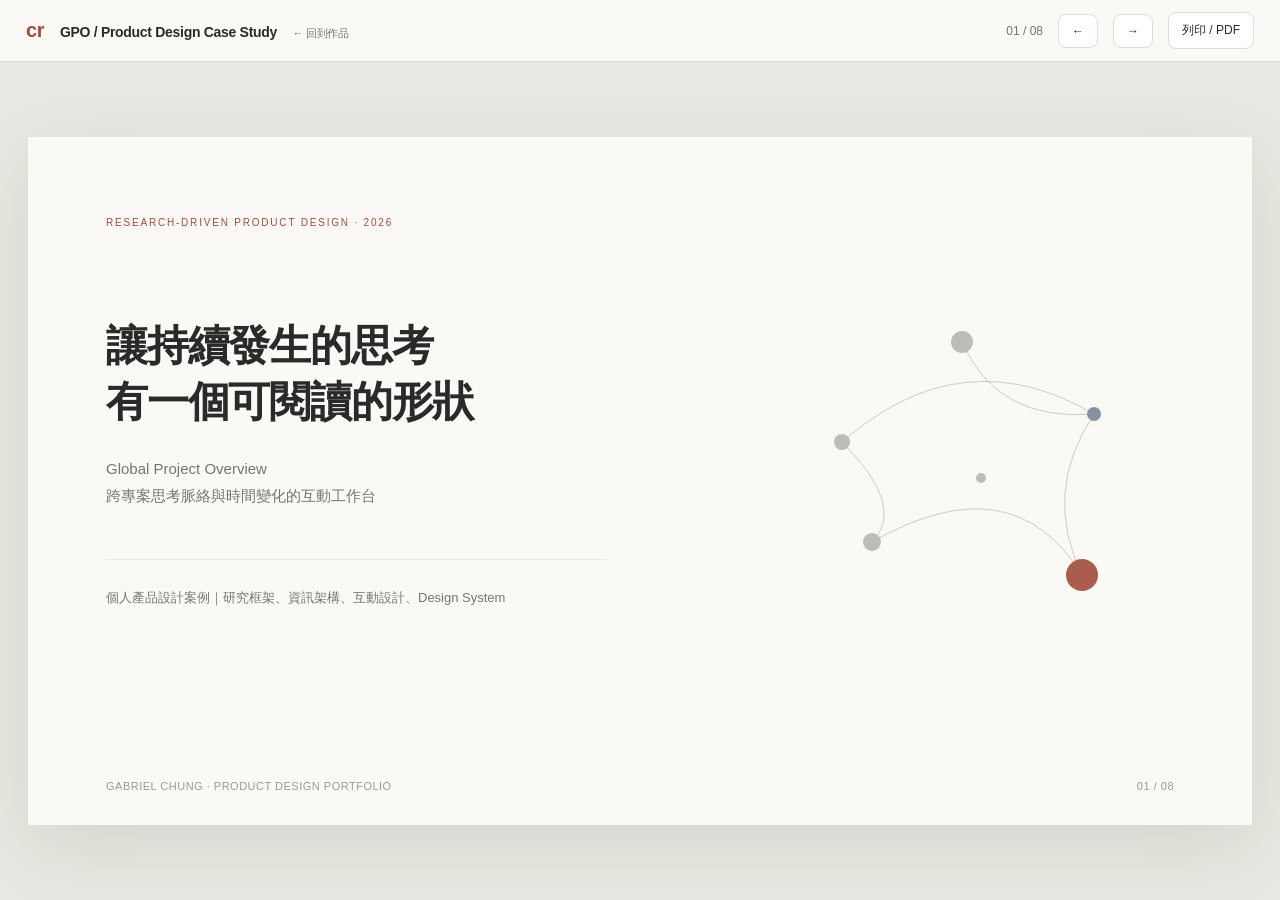
<file: public/work/gpo/index.html>
<!DOCTYPE html>
<html lang="zh-Hant"><head><meta charset="utf-8"/><meta content="width=device-width,initial-scale=1" name="viewport"/><title>GPO｜Global Project Overview — Gabriel Chung · Trace</title><meta name="description" content="GPO：由自然對話到可追溯的跨專案思考圖譜。研究驅動的 UX 與資訊架構作品集。"><meta name="robots" content="index,follow"><style>
:root{--paper:#faf9f6;--side:#f1f0eb;--ink:#292b28;--muted:#75766f;--line:#e8e7e1;--brick:#a24d3c;--soft:#f2e6df;--blue:#788899}*{box-sizing:border-box}body{margin:0;background:#e9e8e2;color:var(--ink);font-family:Inter,-apple-system,BlinkMacSystemFont,"Noto Sans TC","PingFang TC",sans-serif;-webkit-font-smoothing:antialiased}.appbar{height:62px;display:flex;justify-content:space-between;align-items:center;padding:0 26px;background:#faf9f6;border-bottom:1px solid #dddcd5;position:sticky;top:0;z-index:5}.wordmark{font-weight:650;letter-spacing:-.3px;font-size:14px}.wordmark b{color:var(--brick);font-size:20px;margin-right:12px}.tools{display:flex;gap:15px;align-items:center;font-size:12px;color:var(--muted)}button,.download{border:1px solid #dddcd5;background:white;color:var(--ink);border-radius:8px;padding:9px 13px;cursor:pointer;font:inherit;text-decoration:none}.tools button:hover,.download:hover{border-color:var(--brick)}.counter{font-variant-numeric:tabular-nums}.stage{min-height:calc(100vh - 62px);display:flex;align-items:center;justify-content:center;padding:28px}.slide{width:min(1280px,calc((100vh - 140px)*16/9),100%);aspect-ratio:16/9;background:var(--paper);display:none;position:relative;overflow:hidden;box-shadow:0 20px 70px #24251e1b;padding:65px 78px}.slide.active{display:block}.eyebrow{color:var(--brick);font-size:13px;letter-spacing:2.5px;font-weight:600;text-transform:uppercase}.slide h1{font-size:clamp(34px,4.2vw,64px);line-height:1.25;letter-spacing:-2px;font-weight:620;margin:24px 0}.slide h2{font-size:clamp(28px,3vw,46px);letter-spacing:-1.5px;font-weight:620;line-height:1.3;margin:19px 0}.lead{font-size:clamp(15px,1.6vw,23px);line-height:1.85;color:var(--muted);max-width:850px}.minor{font-size:13px;color:var(--muted);line-height:1.8}.footer{position:absolute;bottom:33px;left:78px;right:78px;display:flex;justify-content:space-between;align-items:center;font-size:11px;color:#9a9a90;letter-spacing:.5px}.folio{font-variant-numeric:tabular-nums}.rule{height:1px;background:var(--line);margin:27px 0}.two{display:grid;grid-template-columns:1fr 1fr;gap:65px;align-items:center}.three{display:grid;grid-template-columns:repeat(3,1fr);gap:18px}.muted{color:var(--muted)}.big-number{font-size:64px;color:var(--brick);line-height:1;font-weight:550}.small-label{font-size:12px;color:var(--muted);letter-spacing:.6px;margin-top:12px}.card{padding:24px;border:1px solid var(--line);background:#fdfcf9;border-radius:13px;min-height:160px}.card h3{font-size:19px;margin:0 0 15px;font-weight:600}.card p{font-size:14px;color:var(--muted);line-height:1.85;margin:0}.tag{font-size:11px;letter-spacing:1px;color:var(--brick)}.aside-line{border-left:2px solid var(--brick);padding-left:19px;font-size:17px;line-height:1.8;max-width:600px}.canvas{border:1px solid var(--line);background:#fffefa;border-radius:15px;position:relative;overflow:hidden}.canvas svg{width:100%;height:100%}.callout{background:var(--soft);border-radius:12px;padding:25px 28px;color:#744035;font-size:20px;line-height:1.6}.metric{padding:25px;border-left:1px solid var(--line)}.metric:first-child{border:0;padding-left:0}.metric strong{font-size:48px;font-weight:580;color:var(--brick)}.metric span{display:block;color:var(--muted);margin-top:8px;font-size:14px}.flow{display:flex;align-items:stretch;gap:8px;margin-top:52px}.step{flex:1;background:#fdfcf9;border:1px solid var(--line);padding:24px 19px;border-radius:12px}.step em{font-size:12px;color:var(--brick);font-style:normal}.step strong{display:block;font-size:20px;margin:18px 0 9px;font-weight:600}.step p{font-size:13px;color:var(--muted);line-height:1.7}.arrow{align-self:center;color:var(--brick)}.mini-ui{border:1px solid #e0dfd8;border-radius:13px;background:#fffefa;display:flex;overflow:hidden;height:365px}.mini-side{background:var(--side);width:170px;padding:26px 15px}.mini-side strong{font-size:14px}.mini-side p{font-size:11px;color:var(--muted);margin:21px 0 0;padding:9px;border-radius:7px}.mini-side .sel{color:var(--brick);background:#e5e4dd}.mini-main{flex:1;padding:22px 32px}.mini-head{font-size:10px;color:var(--muted);padding-bottom:17px;border-bottom:1px solid var(--line)}.mini-main h3{font-size:25px;margin:22px 0 5px}.mini-main p{color:var(--muted);font-size:11px}.mini-bar{height:8px;background:var(--line);border-radius:10px;margin:14px 0}.mini-boxes{display:grid;grid-template-columns:1fr 1fr;gap:12px;margin-top:20px}.mini-boxes div{border:1px solid var(--line);height:85px;border-radius:9px;padding:14px;font-size:11px;color:var(--muted)}.swatches{display:flex;gap:13px;margin:26px 0}.swatch{height:90px;flex:1;border-radius:8px;position:relative}.swatch span{position:absolute;bottom:-23px;left:0;color:var(--muted);font-size:11px}.focus-grid{display:grid;grid-template-columns:1.3fr .8fr;gap:32px;margin-top:23px}.detail{background:#fdfcf9;border:1px solid var(--line);border-radius:12px;padding:25px}.detail h3{font-size:23px;margin:14px 0}.detail p{font-size:13px;line-height:1.9;color:var(--muted)}.detail .chip{background:var(--soft);color:var(--brick);font-size:11px;border-radius:5px;padding:5px 8px}.check{display:grid;grid-template-columns:1fr 1fr;gap:18px;margin-top:30px}.check div{border-top:1px solid var(--line);padding:18px 0}.check strong{display:block;font-size:18px;margin-bottom:10px}.check small{font-size:13px;color:var(--muted);line-height:1.8}.disclaimer{position:absolute;right:78px;bottom:62px;font-size:10px;color:#a3a097}.cover-mark{position:absolute;right:40px;top:95px;width:450px;height:450px;opacity:.9}.cover-mark circle{fill:#b6b7b2}.cover-mark circle.focus{fill:var(--brick)}.cover-mark circle.context{fill:var(--blue)}.cover-mark path{stroke:#c8c8c0;stroke-width:1;fill:none}.slide.one h1{max-width:690px;margin-top:90px}.slide.one .lead{max-width:590px}.slide.one .eyebrow{margin-top:15px}.slide.eight h1{margin-top:66px}.links a{color:var(--brick);text-decoration:none;border-bottom:1px solid #b88c81}.source-note{font-size:11px;color:var(--muted);margin-top:22px}@media(max-width:760px){.appbar{height:auto;min-height:62px;gap:5px;padding:12px}.tools{gap:6px}.tools button,.download{padding:7px 8px}.stage{padding:8px;min-height:auto}.slide{width:100%;padding:28px;aspect-ratio:16/9}.slide h1{font-size:26px;margin:12px 0}.slide h2{font-size:22px;margin:10px 0}.eyebrow{font-size:9px}.lead{font-size:12px}.footer{left:28px;right:28px;bottom:13px;font-size:7px}.card{padding:10px;min-height:90px}.card h3{font-size:12px;margin:0 0 6px}.card p,.step p,.detail p{font-size:8px}.minor{font-size:9px}.step{padding:10px}.step strong{font-size:11px;margin:6px 0}.flow{margin-top:10px}.mini-ui{height:190px}.mini-side{width:80px;padding:8px}.mini-main{padding:8px}.mini-main h3{font-size:12px}.mini-boxes div{height:35px;padding:5px}.big-number{font-size:34px}.two{gap:12px}.three{gap:8px}.focus-grid{gap:10px}.detail{padding:10px}.detail h3{font-size:12px}.cover-mark{width:45%;height:auto;top:25px;right:0}.slide.one h1{margin-top:22px;max-width:65%}.slide.one .lead{max-width:65%}.metric{padding:8px}.metric strong{font-size:22px}.metric span{font-size:9px}.swatch{height:38px}.swatch span{font-size:7px;bottom:-13px}.disclaimer{right:28px;bottom:26px;font-size:7px}}@media print{@page{size:16in 9in;margin:0}body{background:white}.appbar{display:none}.stage{padding:0;display:block}.slide,.slide.active{display:block;width:16in;height:9in;aspect-ratio:auto;page-break-after:always;box-shadow:none}.slide:last-child{page-break-after:auto}}
 .reflection-point{padding:4px 0 4px 28px;border-left:2px solid var(--line)}.reflection-quote{max-width:290px;color:var(--muted);font-size:15px;line-height:1.9;margin:14px 0 0}</style><style>
/* GPO / Control Room typography alignment */
.slide {font-family:Inter,-apple-system,BlinkMacSystemFont,"Noto Sans TC","PingFang TC",sans-serif;}
.slide .eyebrow{font-size:10px;letter-spacing:1.8px;font-weight:500}
.slide h1{font-size:42px;line-height:1.35;font-weight:600;letter-spacing:-1.2px}
.slide h2{font-size:36px;line-height:1.4;font-weight:600;letter-spacing:-1px}
.slide .lead{font-size:15px;line-height:1.8;font-weight:400}
.slide p,.slide li{line-height:1.75}
.slide h3{font-weight:600}
@media(max-width:740px){.slide h1{font-size:26px}.slide h2{font-size:22px}.slide .lead{font-size:12px}.slide .eyebrow{font-size:9px}}
@media print{.slide{display:block!important;break-after:page;page-break-after:always;box-shadow:none!important}}
</style></head><body><header class="appbar"><div class="wordmark"><a href="/work/" aria-label="回到作品列表" style="text-decoration:none;color:inherit"><b>cr</b> GPO / Product Design Case Study <span style="font-weight:400;color:#75766f;font-size:11px;margin-left:12px">← 回到作品</span></a></div><div class="tools"><span class="counter" id="counter">01 / 08</span><button aria-label="上一頁" id="prev">←</button><button aria-label="下一頁" id="next">→</button><button onclick="window.print()">列印 / PDF</button></div></header><main class="stage">
<section class="slide one active"><div class="eyebrow">RESEARCH-DRIVEN PRODUCT DESIGN · 2026</div><h1>讓持續發生的思考<br/>有一個可閱讀的形狀</h1><p class="lead">Global Project Overview<br/>跨專案思考脈絡與時間變化的互動工作台</p><div class="rule" style="max-width:500px;margin-top:50px"></div><p class="minor">個人產品設計案例｜研究框架、資訊架構、互動設計、Design System</p><svg aria-hidden="true" class="cover-mark" viewbox="0 0 450 450"><path d="M80 210Q200 105 332 182M110 310Q250 230 320 343M80 210Q145 275 110 310M332 182Q280 260 320 343M200 110Q235 190 332 182"></path><circle cx="80" cy="210" r="8"></circle><circle cx="200" cy="110" r="11"></circle><circle class="context" cx="332" cy="182" r="7"></circle><circle cx="110" cy="310" r="9"></circle><circle class="focus" cx="320" cy="343" r="16"></circle><circle cx="219" cy="246" r="5"></circle></svg><div class="footer"><span>GABRIEL CHUNG · PRODUCT DESIGN PORTFOLIO</span><span class="folio">01 / 08</span></div></section>
<section class="slide"><div class="eyebrow">01 / THE PROBLEM</div><h2>問題不是事情太多<br/>而是脈絡會在切換時消失</h2><div class="two" style="margin-top:46px"><div><p class="lead">研究、產品、內容與合作計畫持續並行。傳統任務清單能追蹤待辦，卻難以保留「為什麼開始、如何改變、哪些尚未確認」。</p><div class="aside-line" style="margin-top:33px">設計目標：保存思考的連續性，而不是建立另一套待辦管理系統。</div></div><div class="card" style="min-height:310px;padding:35px"><span class="tag">DESIGN QUESTION</span><h3 style="font-size:27px;margin-top:32px;line-height:1.5">如何讓跨專案的自然對話，變成能追溯、比較、重新進入的個人知識介面？</h3><div class="rule"></div><p>Continuity of Thought / Not Task Management</p></div></div><div class="footer"><span>GLOBAL PROJECT OVERVIEW</span><span>02 / 08</span></div></section>
<section class="slide"><div class="eyebrow">02 / RESEARCH &amp; FRAMING</div><h2>從自然語料中辨識結構</h2><p class="lead">不要求使用者重新填寫資料，而是保留原本的對話工作方式，再抽取可追蹤的主線、事件與關係。</p><div class="flow"><div class="step"><em>INPUT</em><strong>自然對話</strong><p>日常描述、研究紀錄、專案進展</p></div><span class="arrow">→</span><div class="step"><em>STRUCTURE</em><strong>穩定 ID</strong><p>主線、子線、事件、來源與未知事項</p></div><span class="arrow">→</span><div class="step"><em>TIME</em><strong>版本快照</strong><p>同日修訂、時間排序、前後比較</p></div><span class="arrow">→</span><div class="step"><em>INTERFACE</em><strong>脈絡閱讀</strong><p>由總覽逐步聚焦，回到重要決策</p></div></div><div class="callout" style="margin-top:39px">核心原則：資料可以持續變動，但每一條主線必須有可追蹤的身分。</div><div class="footer"><span>RESEARCH → INFORMATION ARCHITECTURE</span><span>03 / 08</span></div></section>
<section class="slide"><div class="eyebrow">03 / INFORMATION ARCHITECTURE</div><h2>資訊不是扁平清單，而是具備時間的關係網</h2><div class="two" style="margin-top:30px;grid-template-columns:.78fr 1.22fr"><div><div class="card"><h3>Thread</h3><p>穩定 ID、群組、主線與子線、最近事件、未確認事項</p></div><div class="card" style="margin-top:14px"><h3>Snapshot</h3><p>日期、版本、修訂來源、證據類型與事件差異</p></div><div class="card" style="margin-top:14px"><h3>Relationship</h3><p>只呈現資料中明確記錄的關係，不由視覺距離推斷語意</p></div></div><div class="canvas" style="height:370px"><svg viewbox="0 0 520 360"><g fill="none" stroke="#d7d5cd" stroke-width="1.4"><path d="M105 180Q170 65 270 90"></path><path d="M105 180Q205 250 315 225"></path><path d="M270 90Q370 90 430 155"></path><path d="M315 225Q380 185 430 155"></path><path d="M315 225Q400 310 442 275"></path></g><circle cx="105" cy="180" fill="#a24d3c" r="15"></circle><circle cx="270" cy="90" fill="#788899" r="10"></circle><circle cx="315" cy="225" fill="#788899" r="11"></circle><circle cx="430" cy="155" fill="#b4b6b3" r="7"></circle><circle cx="442" cy="275" fill="#b4b6b3" r="8"></circle><g fill="#75766f" font-size="13"><text x="68" y="213">焦點主線</text><text x="234" y="63">直接關聯</text><text x="286" y="258">子線脈絡</text></g></svg><div style="position:absolute;bottom:10px;right:16px;font-size:10px;color:#aaa">結構原理示意｜非產品截圖</div></div></div><div class="footer"><span>DATA MODEL / EVIDENCE-BASED RELATIONSHIPS</span><span>04 / 08</span></div></section>
<section class="slide"><div class="eyebrow">04 / INTERACTION MODEL</div><h2>閱讀優先，互動其次</h2><div class="focus-grid"><div class="canvas" style="height:385px"><svg viewbox="0 0 660 380"><g fill="none" stroke="#dedcd5" stroke-width="1"><path d="M75 90Q180 170 298 190M120 290Q210 230 298 190M298 190Q385 75 525 90M298 190Q410 210 520 275M525 90Q555 180 520 275"></path></g><g fill="#c8cac8"><circle cx="75" cy="90" r="8"></circle><circle cx="120" cy="290" r="12"></circle><circle cx="585" cy="170" r="5"></circle><circle cx="185" cy="80" r="6"></circle></g><circle cx="298" cy="190" fill="#a24d3c" r="18"></circle><circle cx="525" cy="90" fill="#788899" r="10"></circle><circle cx="520" cy="275" fill="#788899" r="12"></circle><g fill="#75766f" font-size="13"><text x="272" y="235">焦點</text><text x="540" y="90">關聯</text></g></svg><div style="position:absolute;bottom:12px;left:20px;font-size:10px;color:#aaa">Focus + Context 互動概念示意</div></div><div class="detail"><span class="chip">NODE DETAIL</span><h3>選擇一條主線</h3><p>保留全圖位置，不因切換焦點而重新排列。</p><div class="rule"></div><p>磚紅代表選取焦點</p><p>藍灰代表有證據的直接關聯</p><p>其餘內容視覺降權</p><div class="rule"></div><p>點擊節點後閱讀事件、來源與未知事項；回到總覽只需一次操作。</p></div></div><div class="footer"><span>FOCUS + CONTEXT / PROGRESSIVE DISCLOSURE</span><span>05 / 08</span></div></section>
<section class="slide"><div class="eyebrow">05 / INTERFACE &amp; DESIGN SYSTEM</div><h2>一套安靜、可持續擴充的視覺語言</h2><div class="two" style="grid-template-columns:1.15fr .85fr;gap:36px;margin-top:20px"><div class="mini-ui"><div class="mini-side"><strong><span style="color:var(--brick)">cr</span> Control Room</strong><p>⌂　所有網站</p><p class="sel">◇　Global Overview</p></div><div class="mini-main"><div class="mini-head">工作空間　/　全域總覽</div><h3>Global Overview</h3><p>不是任務表。是一張隨時間呼吸的思考與專案地圖。</p><div class="mini-bar" style="width:60%"></div><div class="mini-boxes"><div>Snapshot Timeline<br/><div class="mini-bar" style="margin-top:20px;width:85%"></div></div><div>Threads / Relations<br/><div class="mini-bar" style="margin-top:20px;width:75%"></div></div></div><div class="mini-bar" style="width:100%;margin-top:25px;height:1px"></div><p>語意連結圖</p></div></div><div><p class="minor">暖白背景、低對比邊界、磚紅焦點，以資訊層級取代裝飾。字體以系統無襯線搭配 Noto Sans TC / PingFang TC 為主。</p><div class="swatches"><div class="swatch" style="background:#faf9f6;border:1px solid #deddd6"><span>#FAF9F6</span></div><div class="swatch" style="background:#292b28"><span>#292B28</span></div><div class="swatch" style="background:#a24d3c"><span>#A24D3C</span></div><div class="swatch" style="background:#788899"><span>#788899</span></div></div><div class="rule" style="margin-top:36px"></div><p class="minor">同一組字級、間距、按鈕與導覽規則，延續至 Control Room 與 GPO 兩個工作空間。</p></div></div><div class="disclaimer">介面重繪示意，不是 Figma 原始截圖</div><div class="footer"><span>DESIGN TOKENS / VISUAL HIERARCHY</span><span>06 / 08</span></div></section>
<section class="slide"><div class="eyebrow">06 / IMPLEMENTATION &amp; LEARNING</div><h2>從設計假設到可運作的原型</h2><div class="three" style="margin-top:42px"><div class="metric"><strong>44</strong><span>初始快照主線 Threads</span></div><div class="metric"><strong>2</strong><span>已用於結構驗證的 JSON 版本</span></div><div class="metric"><strong>10/10</strong><span>程式層級檢查通過</span></div></div><div class="rule" style="margin:36px 0"></div><div class="two" style="gap:34px"><div><span class="tag">已完成／已有實作紀錄</span><p class="minor" style="font-size:15px;margin-top:14px">瀏覽器本機 JSON 匯入與儲存、穩定 ID 版本比較、焦點圖譜、節點細節、共享視覺系統。</p></div><div><span class="tag">仍待驗證</span><p class="minor" style="font-size:15px;margin-top:14px">跨裝置行為、實際瀏覽器端完整 QA、可用性測試與正式部署後的長期使用成效。</p></div></div><div class="footer"><span>PRODUCT PROTOTYPE / VALIDATION</span><span>07 / 08</span></div></section>
<section class="slide eight"><div class="eyebrow">07 / REFLECTION</div><h1>設計的價值，是讓複雜的資訊<br/>重新變得可以思考</h1><p class="lead">這個案例結合研究方法、自然語言結構化、資訊架構、視覺降權與前端原型。我的角色不是單純完成畫面，而是定義資料應該如何被閱讀、比較與延續。</p><div class="rule" style="margin-top:40px"></div><div class="two" style="gap:40px"><div><span class="tag">MY ROLE</span><p style="font-size:18px;line-height:1.8">Research-driven Product Designer</p><p class="minor">問題定義／資訊架構／UX Flow／互動原型／設計系統</p></div><div class="reflection-point"><span class="tag">DESIGN APPROACH</span><p class="reflection-quote">讓脈絡可以被追溯，讓資訊不必被迫成為待辦。</p></div></div><div class="footer"><span>GABRIEL CHUNG · OCTOBER 2026</span><span>08 / 08</span></div></section>
</main><script>const slides=[...document.querySelectorAll('.slide')];let at=0;const counter=document.getElementById('counter');function show(n){at=(n+slides.length)%slides.length;slides.forEach((s,i)=>s.classList.toggle('active',i===at));counter.textContent=String(at+1).padStart(2,'0')+' / 08'}document.getElementById('prev').onclick=()=>show(at-1);document.getElementById('next').onclick=()=>show(at+1);document.addEventListener('keydown',e=>{if(['ArrowRight','PageDown',' '].includes(e.key)){e.preventDefault();show(at+1)}if(['ArrowLeft','PageUp'].includes(e.key)){e.preventDefault();show(at-1)}});show(0)</script></body></html>
</file>
